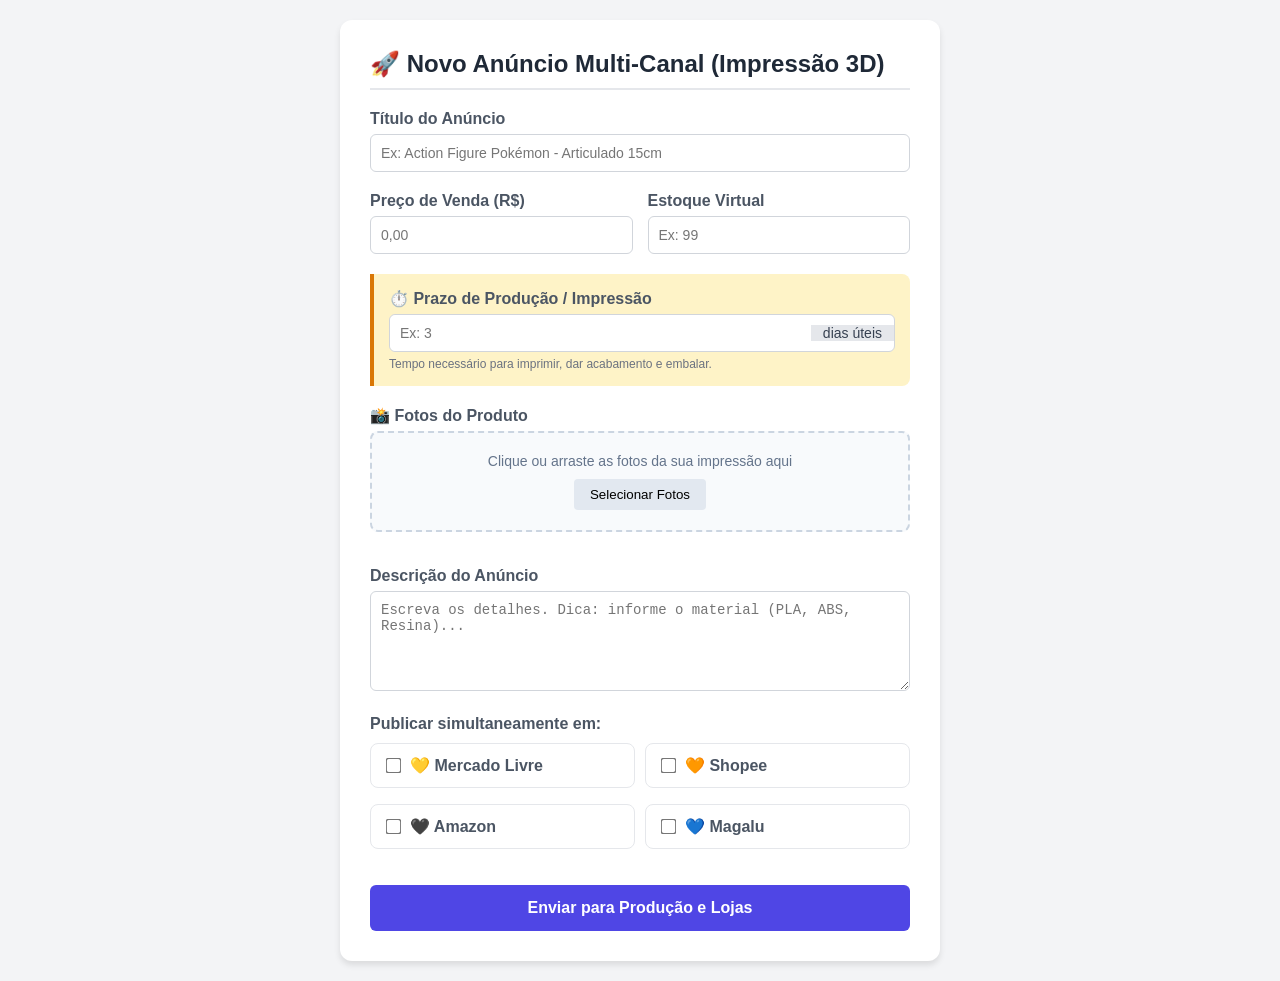
<file: index.html>
<!DOCTYPE html>
<html lang="pt-BR">
<head>
    <meta charset="UTF-8">
    <meta name="viewport" content="width=device-width, initial-scale=1.0">
    <title>Hub Hub3D - Cadastro de Anúncio</title>
    <link rel="stylesheet" href="style.css">
</head>
<body>

<div class="container">
    <h2>🚀 Novo Anúncio Multi-Canal (Impressão 3D)</h2>
    
    <form id="productForm">
        <div class="form-group">
            <label for="title">Título do Anúncio</label>
            <input type="text" id="title" placeholder="Ex: Action Figure Pokémon - Articulado 15cm" required>
        </div>

        <div class="form-row">
            <div class="form-group flex-1">
                <label for="price">Preço de Venda (R$)</label>
                <input type="number" id="price" step="0.01" placeholder="0,00" required>
            </div>
            <div class="form-group flex-1">
                <label for="stock">Estoque Virtual</label>
                <input type="number" id="stock" placeholder="Ex: 99" required>
            </div>
        </div>

        <div class="form-group highlight-box">
            <label for="productionTime">⏱️ Prazo de Produção / Impressão</label>
            <div class="input-with-suffix">
                <input type="number" id="productionTime" min="0" placeholder="Ex: 3" required>
                <span>dias úteis</span>
            </div>
            <small>Tempo necessário para imprimir, dar acabamento e embalar.</small>
        </div>

        <div class="form-group">
            <label>📸 Fotos do Produto</label>
            <div class="upload-container" id="dropZone">
                <input type="file" id="fileInput" accept="image/*" multiple style="display: none;">
                <p>Clique ou arraste as fotos da sua impressão aqui</p>
                <button type="button" class="btn-secondary" onclick="document.getElementById('fileInput').click()">Selecionar Fotos</button>
            </div>
            <div class="preview-container" id="previewContainer"></div>
        </div>

        <div class="form-group">
            <label for="description">Descrição do Anúncio</label>
            <textarea id="description" placeholder="Escreva os detalhes. Dica: informe o material (PLA, ABS, Resina)..."></textarea>
        </div>

        <div class="form-group">
            <label>Publicar simultaneamente em:</label>
            <div class="marketplaces-grid">
                <label class="marketplace-option">
                    <input type="checkbox" name="platform" value="mercado_livre">
                    💛 Mercado Livre
                </label>
                <label class="marketplace-option">
                    <input type="checkbox" name="platform" value="shopee">
                    🧡 Shopee
                </label>
                <label class="marketplace-option">
                    <input type="checkbox" name="platform" value="amazon">
                    🖤 Amazon
                </label>
                <label class="marketplace-option">
                    <input type="checkbox" name="platform" value="magalu">
                    💙 Magalu
                </label>
            </div>
        </div>

        <button type="submit" class="btn-submit">Enviar para Produção e Lojas</button>
    </form>
</div>

<script src="app.js"></script>
</body>
</html>
</file>
<file: style.css>
:root {
    --primary-color: #4f46e5;
    --background-color: #f3f4f6;
    --card-color: #ffffff;
    --accent-color: #fef3c7;
    --accent-border: #d97706;
}

body {
    font-family: 'Segoe UI', Tahoma, Geneva, Verdana, sans-serif;
    background-color: var(--background-color);
    margin: 0;
    padding: 20px;
    display: flex;
    justify-content: center;
}

.container {
    width: 100%;
    max-width: 600px;
    background: var(--card-color);
    padding: 30px;
    border-radius: 12px;
    box-shadow: 0 4px 6px rgba(0, 0, 0, 0.1);
    box-sizing: border-box;
}

h2 {
    margin-top: 0;
    color: #1f2937;
    border-bottom: 2px solid #e5e7eb;
    padding-bottom: 10px;
}

.form-group {
    margin-bottom: 20px;
}

.form-row {
    display: flex;
    gap: 15px;
}

.flex-1 {
    flex: 1;
}

label {
    display: block;
    margin-bottom: 6px;
    font-weight: 600;
    color: #4b5563;
}

input[type="text"], input[type="number"], textarea {
    width: 100%;
    padding: 10px;
    border: 1px solid #d1d5db;
    border-radius: 6px;
    box-sizing: border-box;
    font-size: 14px;
}

textarea {
    resize: vertical;
    height: 100px;
}

/* Área de Upload */
.upload-container {
    border: 2px dashed #cbd5e1;
    padding: 20px;
    border-radius: 8px;
    text-align: center;
    background: #f8fafc;
    cursor: pointer;
}

.upload-container:hover {
    border-color: var(--primary-color);
}

.upload-container p {
    margin: 0 0 10px 0;
    color: #64748b;
    font-size: 14px;
}

.btn-secondary {
    background: #e2e8f0;
    border: none;
    padding: 8px 16px;
    border-radius: 4px;
    cursor: pointer;
    font-weight: 500;
}

/* Container de Miniaturas */
.preview-container {
    display: flex;
    gap: 10px;
    flex-wrap: wrap;
    margin-top: 15px;
}

.preview-image {
    width: 80px;
    height: 80px;
    object-fit: cover;
    border-radius: 6px;
    border: 1px solid #cbd5e1;
}

/* Logística de Impressão 3D */
.highlight-box {
    background-color: var(--accent-color);
    padding: 15px;
    border-left: 4px solid var(--accent-border);
    border-radius: 0 8px 8px 0;
}

.input-with-suffix {
    display: flex;
    align-items: center;
    background: white;
    border: 1px solid #d1d5db;
    border-radius: 6px;
    overflow: hidden;
}

.input-with-suffix input {
    border: none;
    flex: 1;
}

.input-with-suffix span {
    padding: 0 12px;
    background: #e5e7eb;
    color: #374151;
    font-size: 14px;
    height: 100%;
    display: flex;
    align-items: center;
    white-space: nowrap;
}

small {
    color: #6b7280;
    display: block;
    margin-top: 5px;
    font-size: 12px;
}

.marketplaces-grid {
    display: grid;
    grid-template-columns: repeat(2, 1fr);
    gap: 10px;
    margin-top: 10px;
}

.marketplace-option {
    border: 1px solid #e5e7eb;
    padding: 12px;
    border-radius: 8px;
    display: flex;
    align-items: center;
    cursor: pointer;
    background: white;
}

.marketplace-option input {
    margin-right: 10px;
    transform: scale(1.2);
}

.btn-submit {
    width: 100%;
    background-color: var(--primary-color);
    color: white;
    border: none;
    padding: 14px;
    border-radius: 6px;
    font-size: 16px;
    font-weight: bold;
    cursor: pointer;
    transition: background 0.2s;
    margin-top: 10px;
}

.btn-submit:hover {
    background-color: #4338ca;
}
</file>
